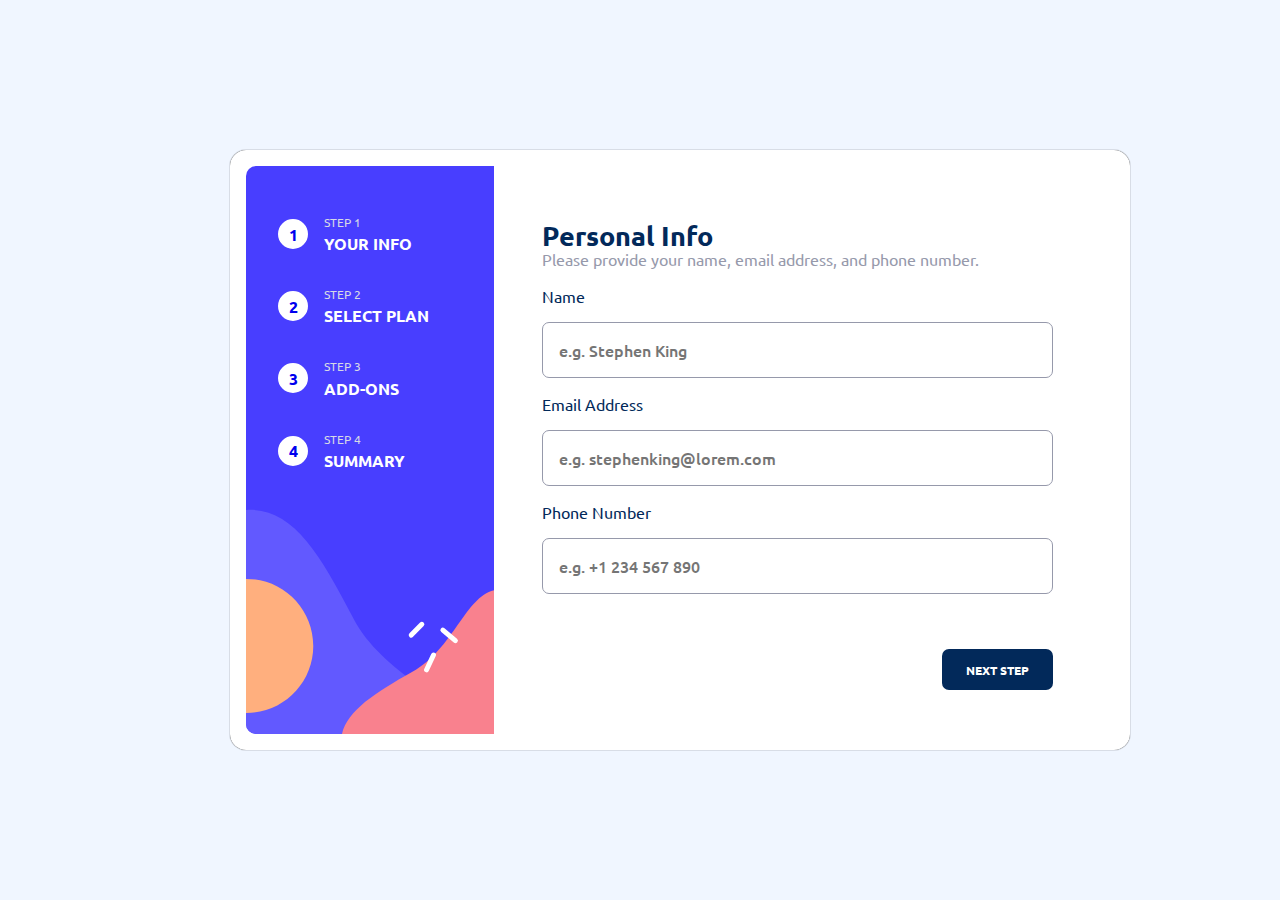
<file: index.html>
<!DOCTYPE html>
<html lang="en">
<head>
  <meta charset="UTF-8">
  <meta name="viewport" content="width=device-width, initial-scale=1.0"> <!-- displays site properly based on user's device -->

  <link rel="icon" type="image/png" sizes="32x32" href="./assets/images/favicon-32x32.png">
  <link rel="stylesheet" href="style.css">
  <title>Multi-step form</title>

</head>
<body>
  <main class="form">
    <section class="form-container">
      <!--Start side bar-->
      <aside class="form-sidebar">
        <div class="steps">
          <a href="index.html" style="text-decoration: none;">
          <div class="circle">1</div></a>
          <a href="index.html" style="text-decoration: none;">
            <article class="step-content">
              <span>Step 1</span>
              <b>Your Info</b>
            </article></a>
        </div>  

        <div class="steps">
          <a href="plan.html" style="text-decoration: none;">
          <div class="circle">2</div></a>
          <a href="plan.html" style="text-decoration: none;">
            <article class="step-content">
              <span>Step 2</span>
              <b>Select Plan</b>
            </article></a>
        </div> 
 
        <div class="steps">
          <a href="add.html" style="text-decoration: none;">
            <div class="circle">3</div></a>
            <a href="add.html" style="text-decoration: none;">
            <article class="step-content">
              <span>Step 3</span>
              <b>Add-ons</b>
            </article></a>
        </div> 

        <div class="steps"><a href="finish.html" style="text-decoration: none;">
          <div class="circle">4</div></a>
          <a href="finish.html" style="text-decoration: none;">
            <article class="step-content">
              <span>Step 4</span>
              <b>Summary</b>
            </article></a>
        </div> 
      </aside>
       <!-- Sidebar end -->
       <!-- Step one starts -->
       <section class="steps step-1">
        <article class="form-main">
          <div class="header">
            <h1 class="title">Personal Info</h1>
            <p class="text"> Please provide your name, email address, and phone number.</p>
          </div>
          <form>
            <div class="label">
              <label for="name">Name</label>
              <p class="error">This Field Is Required</p>
            </div>
            <input
              type="text"
              id="name"
              placeholder="e.g. Stephen King"
              required/>
            <div class="label">
              <label for="email">Email Address</label>
              <p class="error">This Field Is Required</p>
            </div>
            <input
              type="text"
              id="email"
              placeholder="e.g. stephenking@lorem.com"
              required/>
            <div class="label">
              <label for="phone">Phone Number</label>
              <p class="error">This Field Is Required</p>
            </div>
            <input type="tel" id="phone" placeholder="e.g. +1 234 567 890" required/>
          </form>
          <footer class="btn">
            <a href="plan.html"class="next-step" type="submit" >NEXT STEP</a>
          </footer>
        </article>
      </section>
    </section>
  </main>
</body>
</html>
</file>
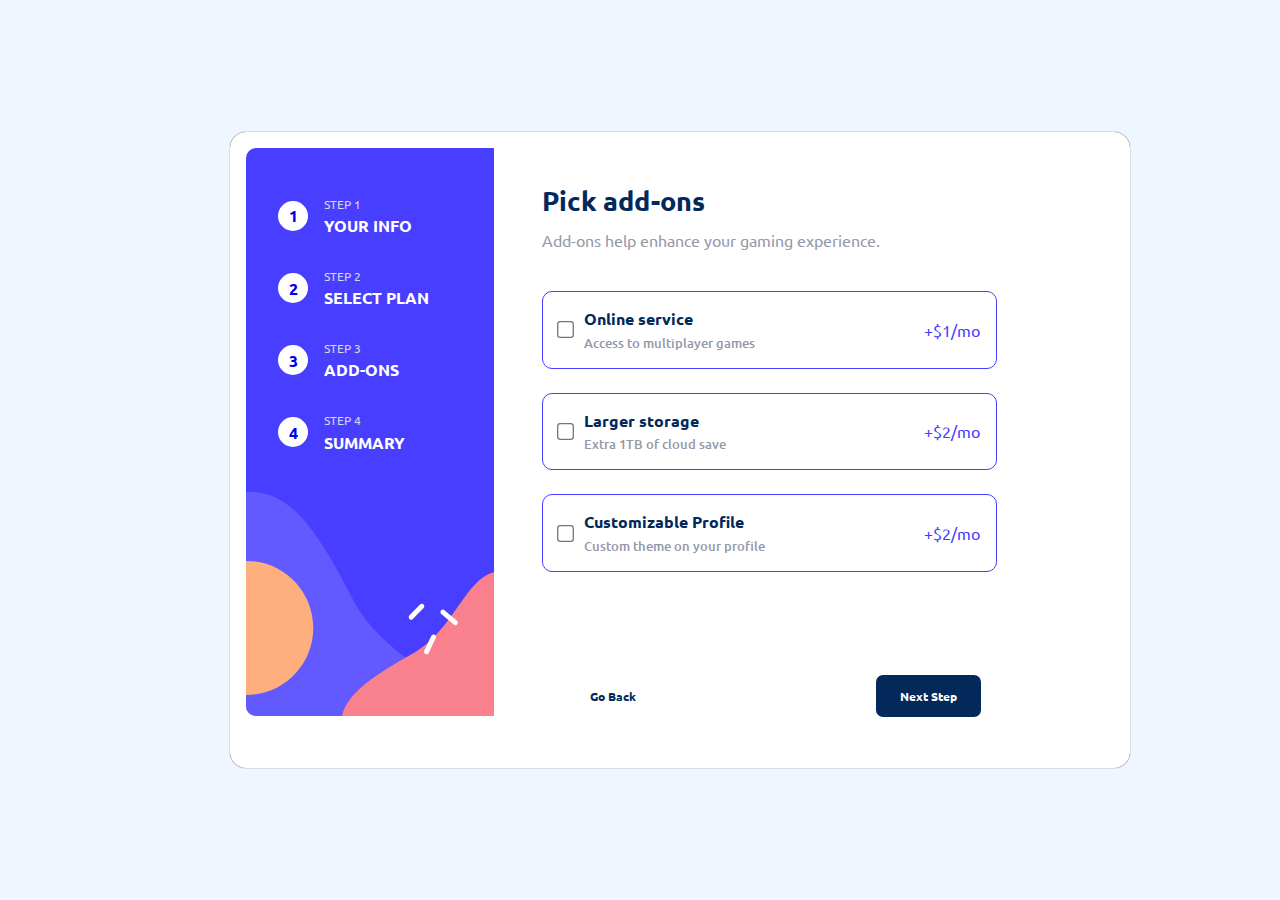
<file: add.html>
<!DOCTYPE html>
<html lang="en">
<head>
<meta charset="UTF-8">
<meta name="viewport" content="width=device-width, initial-scale=1.0"> <!-- displays site properly based on user's device -->

<link rel="icon" type="image/png" sizes="32x32" href="./assets/images/favicon-32x32.png">
<link rel="stylesheet" href="style.css">
<title>Multi-step form</title>

</head>
<body>
    <main class="form">
    <section class="form-container">
        <!--Start side bar-->
        <aside class="form-sidebar">
            <div class="steps">
            <a href="index.html" style="text-decoration: none;">
            <div class="circle">1</div></a>
            <a href="index.html" style="text-decoration: none;">
                <article class="step-content">
                <span>Step 1</span>
                <b>Your Info</b>
                </article></a>
            </div>  
    
            <div class="steps">
            <a href="plan.html" style="text-decoration: none;">
            <div class="circle">2</div></a>
            <a href="plan.html" style="text-decoration: none;">
                <article class="step-content">
                <span>Step 2</span>
                <b>Select Plan</b>
                </article></a>
            </div> 
    
            <div class="steps">
            <a href="add.html" style="text-decoration: none;">
                <div class="circle">3</div></a>
                <a href="add.html" style="text-decoration: none;">
                <article class="step-content">
                <span>Step 3</span>
                <b>Add-ons</b>
                </article></a>
            </div> 
    
            <div class="steps"><a href="finish.html" style="text-decoration: none;">
            <div class="circle">4</div></a>
            <a href="finish.html" style="text-decoration: none;">
                <article class="step-content">
                <span>Step 4</span>
                <b>Summary</b>
                </article></a>
            </div> 
        </aside>
<!-- Sidebar end -->
<!-- Step  starts -->
    <section class="step step-3">
        <article class="form-main">
            <div class="header">
            <h1 class="title">Pick add-ons</h1>
            <p class="text"> Add-ons help enhance your gaming experience.</p>
        </div>
        <form>
            <div class="block" data-id="1">
            <input type="checkbox" id="online" />
            <div class="description">
                <label for="online">Online service</label>
                <small>Access to multiplayer games</small>
            </div>
            <p class="price">+$1/mo</p>
            </div>
            <div class="block" data-id="2">
            <input type="checkbox" id="larger"  />
            <div class="description">
                <label for="larger">Larger storage</label>
                <small>Extra 1TB of cloud save</small>
            </div>
            <p class="price">+$2/mo</p>
            </div>
            <div class="block" data-id="3">
            <input type="checkbox" id="profile" />
            <div class="description">
                <label for="profile">Customizable Profile</label>
                <small>Custom theme on your profile</small>
            </div>
            <p class="price">+$2/mo</p>
            </div>
        </form>

        <footer class="button">
            <div class="back">
                <a href="plan.html"class="back-step" type="submit" >Go Back</a>
            </div>
            <div class="front">
            <a href="finish.html"class="next-step" type="submit" >Next Step</a>
        </div>
    </footer>
        </article>
    </section>
    </section>
</main>
</body>
</html>
</file>
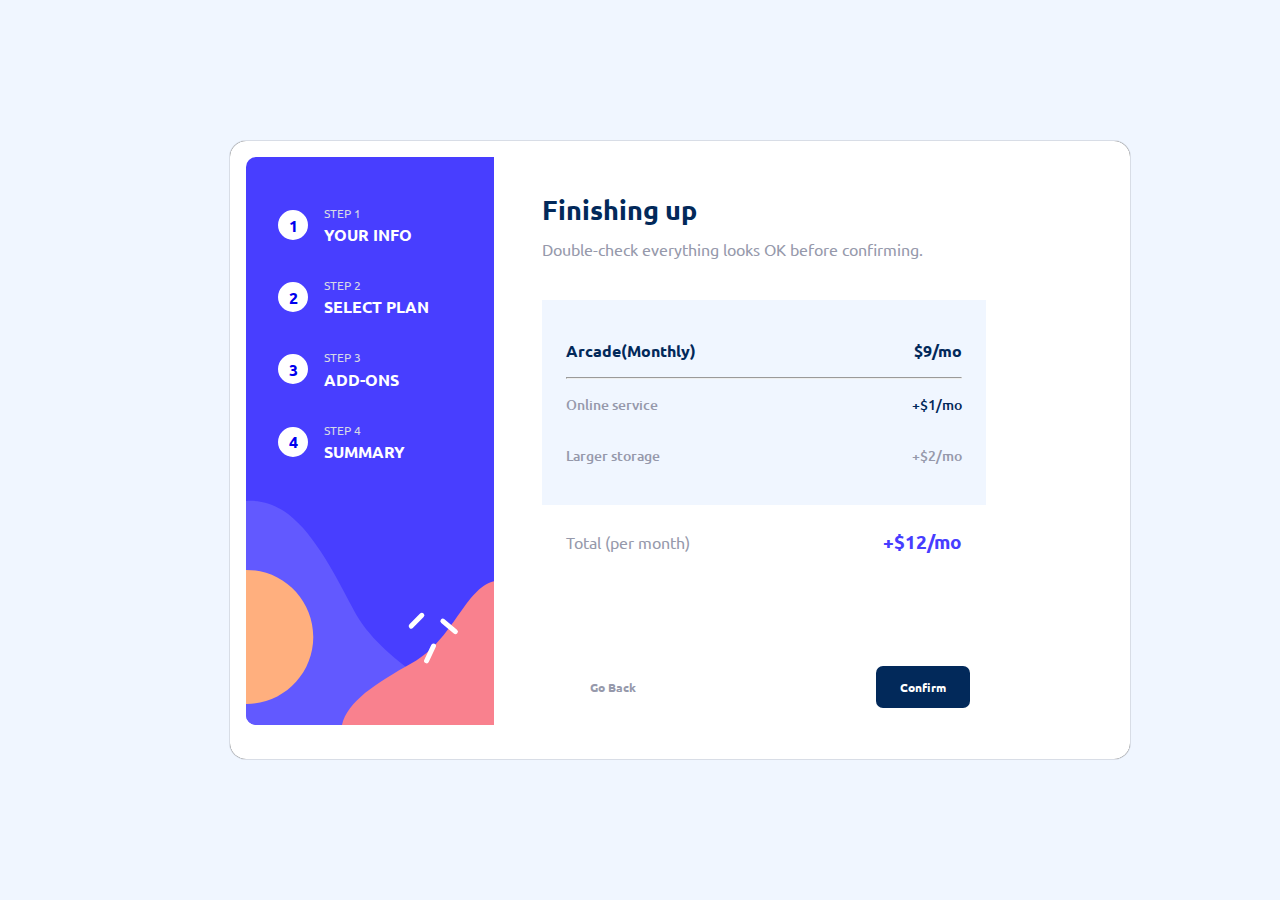
<file: finish.html>
<!DOCTYPE html>
<html lang="en">
<head>
<meta charset="UTF-8">
<meta name="viewport" content="width=device-width, initial-scale=1.0"> <!-- displays site properly based on user's device -->

<link rel="icon" type="image/png" sizes="32x32" href="./assets/images/favicon-32x32.png">
<link rel="stylesheet" href="style.css">
<title>Multi-step form</title>

</head>
<body>
    <main class="form">
    <section class="form-container">
        <!--Start side bar-->
        <aside class="form-sidebar">
            <div class="steps">
            <a href="index.html" style="text-decoration: none;">
            <div class="circle">1</div></a>
            <a href="index.html" style="text-decoration: none;">
                <article class="step-content">
                <span>Step 1</span>
                <b>Your Info</b>
                </article></a>
            </div>  
    
            <div class="steps">
            <a href="plan.html" style="text-decoration: none;">
            <div class="circle">2</div></a>
            <a href="plan.html" style="text-decoration: none;">
                <article class="step-content">
                <span>Step 2</span>
                <b>Select Plan</b>
                </article></a>
            </div> 
    
            <div class="steps">
            <a href="add.html" style="text-decoration: none;">
                <div class="circle">3</div></a>
                <a href="add.html" style="text-decoration: none;">
                <article class="step-content">
                <span>Step 3</span>
                <b>Add-ons</b>
                </article></a>
            </div> 
    
            <div class="steps"><a href="add.html" style="text-decoration: none;">
            <div class="circle">4</div></a>
            <a href="add.html" style="text-decoration: none;">
                <article class="step-content">
                <span>Step 4</span>
                <b>Summary</b>
                </article></a>
            </div> 
        </aside>
<!-- Sidebar end -->
<!-- Step  starts -->
    <section class="step step-3">
        <article class="form-main">
            <div class="header">
            <h1 class="title">Finishing up</h1>
            <p class="text"> Double-check everything looks OK before confirming.</p>
        </div>
        
        <div class="selection-box">
            <div class="selection-container">
                <div class="selected-plan">
                <p class="plan-name">Arcade(Monthly)</p>
                <p class="plan-price">$9/mo</p>
                </div>
            <hr />
                <div class="addons">
                <article>
            <div class="selected-addon">
                    <span class="service-name">Online service</span>
                    <span class="service-price">+$1/mo</span>
            </div>
        </article>
        <article>
            <div class="selected-addon">
                    <span class="service-name">Larger storage</span>
                    <span class="servic-price">+$2/mo</span>
            </div>
        </article>
                </div>
            </div>
            <p class="total">Total (per month) <b>+$12/mo</b></p>
            </div>

        <footer class="button">
            <div class="back">
                <a href="add.html"class="pre-step" type="submit" >Go Back</a>
            </div>
            <div class="front">
            <a href="thanks.html"class="next-step" type="submit" >Confirm</a>
        </div>
    </footer>
        </article>
    </section>
    </section>
</main>
</body>
</html>
</file>
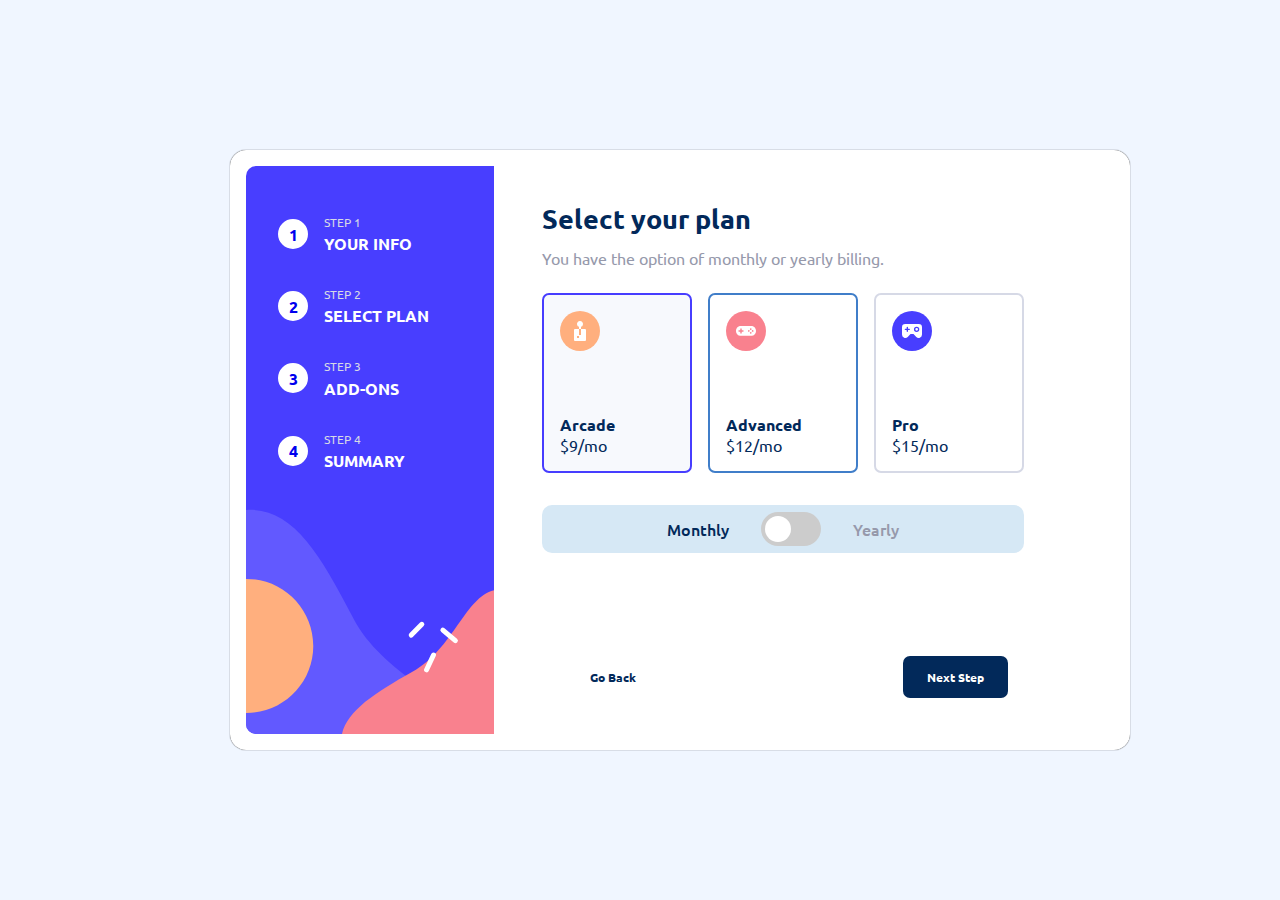
<file: plan.html>
<!DOCTYPE html>
<html lang="en">
<head>
<meta charset="UTF-8">
<meta name="viewport" content="width=device-width, initial-scale=1.0"> <!-- displays site properly based on user's device -->

<link rel="icon" type="image/png" sizes="32x32" href="./assets/images/favicon-32x32.png">
<link rel="stylesheet" href="style.css">
<title>Multi-step form</title>

</head>
<body>
    <main class="form">
    <section class="form-container">
        <!--Start side bar-->
        <aside class="form-sidebar">
            <div class="steps">
            <a href="index.html" style="text-decoration: none;">
            <div class="circle">1</div></a>
            <a href="index.html" style="text-decoration: none;">
                <article class="step-content">
                <span>Step 1</span>
                <b>Your Info</b>
                </article></a>
            </div>  
    
            <div class="steps">
            <a href="plan.html" style="text-decoration: none;">
            <div class="circle">2</div></a>
            <a href="plan.html" style="text-decoration: none;">
                <article class="step-content">
                <span>Step 2</span>
                <b>Select Plan</b>
                </article></a>
            </div> 
    
            <div class="steps">
            <a href="add.html" style="text-decoration: none;">
                <div class="circle">3</div></a>
                <a href="add.html" style="text-decoration: none;">
                <article class="step-content">
                <span>Step 3</span>
                <b>Add-ons</b>
                </article></a>
            </div> 
    
            <div class="steps"><a href="finish.html" style="text-decoration: none;">
            <div class="circle">4</div></a>
            <a href="finish.html" style="text-decoration: none;">
                <article class="step-content">
                <span>Step 4</span>
                <b>Summary</b>
                </article></a>
            </div> 
          </aside>
<!-- Sidebar end -->
<!-- Step one starts -->
    <section class="step step-2">
        <article class="form-main">
            <div class="header">
            <h1 class="title">Select your plan</h1>
            <p class="text"> You have the option of monthly or yearly billing.</p>
        </div>
        <form class="box">
            <div class="plan-card selected1">
            <img src="./assets/images/icon-arcade.svg" alt="arcade" />
            <div class="plan-info chosen">
                <b>Arcade</b>
                <span class="plan-priced">$9/mo</span>
            </div>
            </div>
            <div class="plan-card selected">
            <img src="./assets/images/icon-advanced.svg" alt="arcade" />
            <div class="plan-info">
                <b>Advanced</b>
                <span class="plan-priced">$12/mo</span>
            </div>
            </div>
            <div class="plan-card">
            <img src="./assets/images/icon-pro.svg" alt="arcade" />
            <div class="plan-info">
                <b>Pro</b>
                <span class="plan-priced">$15/mo</span>
            </div>
            </div>
        </form>
        <section class="switched">
        <div class="switcher">
            <p class="monthly sw-active">Monthly</p>
            <label class="switch">
                <input type="checkbox">
                <span class="slider round"></span>
            </label>
            <p class="yearly">Yearly</p>
        </div>
    </section>
        <footer class="button">
            <div class="back">
                <a href="index.html"class="back-step" type="submit" >Go Back</a>
            </div>
            <div class="front">
            <a href="add.html"class="next-step" type="submit" >Next Step</a>
        </div>
    </footer>
        </article>
    </section>
    </section>
</main>
</body>
</html>
</file>
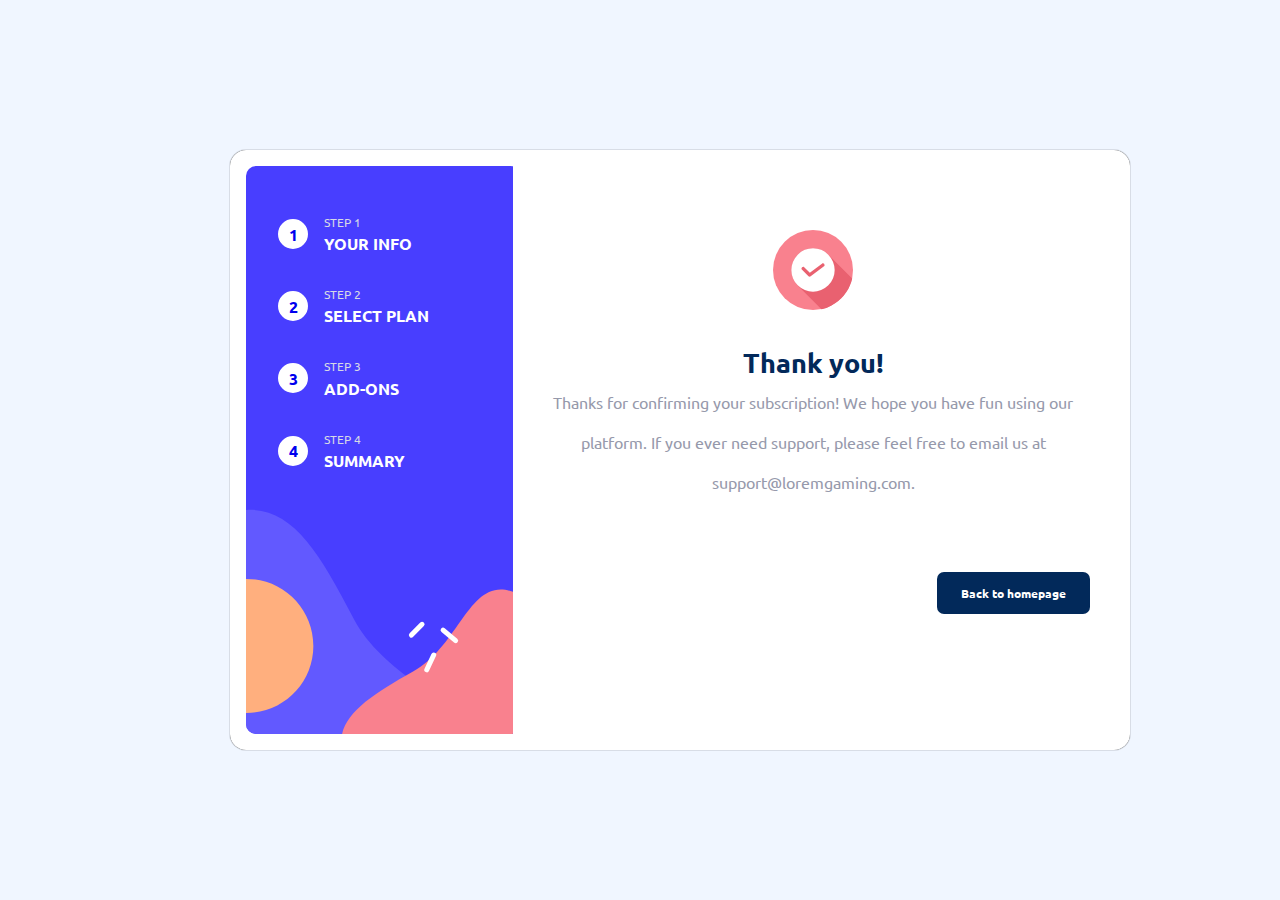
<file: thanks.html>
<!DOCTYPE html>
<html lang="en">
<head>
<meta charset="UTF-8">
<meta name="viewport" content="width=device-width, initial-scale=1.0"> <!-- displays site properly based on user's device -->

<link rel="icon" type="image/png" sizes="32x32" href="./assets/images/favicon-32x32.png">
<link rel="stylesheet" href="style.css">
<title>Multi-step form</title>

</head>
<body>
    <main class="form">
    <section class="form-container">
        <!--Start side bar-->
        <aside class="form-sidebar">
            <div class="steps">
            <a href="index.html" style="text-decoration: none;">
            <div class="circle">1</div></a>
            <a href="index.html" style="text-decoration: none;">
                <article class="step-content">
                <span>Step 1</span>
                <b>Your Info</b>
                </article></a>
            </div>  
    
            <div class="steps">
            <a href="plan.html" style="text-decoration: none;">
            <div class="circle">2</div></a>
            <a href="plan.html" style="text-decoration: none;">
                <article class="step-content">
                <span>Step 2</span>
                <b>Select Plan</b>
                </article></a>
            </div> 
    
            <div class="steps">
            <a href="add.html" style="text-decoration: none;">
                <div class="circle">3</div></a>
                <a href="add.html" style="text-decoration: none;">
                <article class="step-content">
                <span>Step 3</span>
                <b>Add-ons</b>
                </article></a>
            </div> 
    
            <div class="steps"><a href="finish.html" style="text-decoration: none;">
            <div class="circle">4</div></a>
            <a href="finish.html" style="text-decoration: none;">
                <article class="step-content">
                <span>Step 4</span>
                <b>Summary</b>
                </article></a>
            </div> 
        </aside>
<!-- Sidebar end -->
<!-- Step  starts -->
    <section class="step step-5">
        <img src="./assets/images/icon-thank-you.svg" alt="" />
        <article class="form-main">
            <div class="header">
            <h1 class="title">Thank you!</h1>
            <p class="text">  Thanks for confirming your subscription! We hope you have fun
                using our platform. If you ever need support, please feel free to
                email us at support@loremgaming.com.</p>
        </div>
       
        </article>
        <footer class="btn">
            <a href="index.html"class="next-step" type="submit" >Back to homepage</a>
        </footer>
    </section>
    </section>
</main>
</body>
</html>
</file>
<file: style.css>
@import url('https://fonts.googleapis.com/css2?family=Ubuntu:wght@400;500;700&display=swap');

*{
    box-sizing: border-box;
    font-family: "Ubuntu", sans-serif;
    padding: 0;
    margin: 0;
}
body{
    background-color:hsl(217, 100%, 97%);
    /* background-color: red; */
    display: flex;
    align-items: center;
    justify-content: center;
    padding: 5rem 0rem;
    padding-left:5rem;
    min-height: 100vh;
}

.form {
    width: 900px;
    background-color: white;
    border-radius: 1rem;
    box-shadow: 0px 0px 1px black;
}

.form-container {
    display: flex;
    padding: 1rem;
}
.form-sidebar {
    background-image: url("./assets/images/bg-sidebar-desktop.svg");
    background-repeat: no-repeat;
    width: 300px;
    height: 568px;
    padding: 3rem 2rem;
    display: flex;
    flex-direction: column;
    gap: 2rem;
}

.circle{
    border-radius: 50%;
    width:30px;
    height: 30px;
    background-color: hsl(0, 0%, 100%);
    font-weight: 700;
    display:flex;
    align-items: center;
    justify-content: center;
    border: 2px solid hsl(0, 0%, 100%);
}
.step-content{
    display: flex;
    flex-direction: column;
    gap: 0.2rem;
    padding-left: 1rem;
    color: hsl(0, 0%, 100%);
}
.steps{
    display:flex;
    align-items: center;
}

.steps b{
    text-transform: uppercase;
}
.steps span {
    text-transform: uppercase;
    color: hsl(229, 24%, 87%);
    font-size: 12px;
}
img{
    max-width:100%;
}
.step .header {
    margin-bottom: auto;
    padding-top: 2rem;
    line-height: 2.5rem;
}
.header .title {
    color: var(--Marine-blue);
}
.header .text {
    color: var(--Cool-gray);
}
.next-stp {
    margin-top: auto;
    margin-bottom: 2rem;
    margin-left: auto;
    border: none;
    padding: 1rem 2rem;
    border-radius: 7px;
    background-color: var(--Marine-blue);
    color: white;
    cursor: pointer;
}


/*****Step 1******/

.step-1 {
    display: flex;
    width: 90%;
    padding-left: 3rem;

}
.step-1 form {
    display: flex;
    flex-direction: column;
    flex: 1;
    justify-content: center;
    gap: 1rem;
    

}
.label {
    color: hsl(213, 96%, 18%);
    /* color:red; */
    display: flex;
    align-items: center;
    justify-content: space-between;
}
.step-1 form input {
    padding: 1rem;
    border: 1px solid hsl(231, 11%, 63%);
    border-radius: 7px;
    font-weight: 500;
    font-size: 1rem;
}
.step-1 form input:focus {
    outline-color: hsl(243, 100%, 62%);
} 
form input::placeholder {
    font-weight: 500;
    font-size: 1rem;
    font-family: inherit;
}
form .error {
    display: none;
    color: hsl(348, 8%, 12%);
    font-size: 0.9rem;
    font-weight: 700;
}

.steps .header {
    margin-bottom: auto;
    line-height: 1.5rem;
}
.header .title {
    color:hsl(213, 96%, 18%);
    font-size: 1.7rem;
    /* margin-bottom: 10px; */
}
.header .text {
    color: hsl(231, 11%, 63%);
    padding-bottom: 15px;
}
.next-step {
    padding: 0.8rem 1.5rem;
    border-radius: 7px;
    background-color: hsl(213, 96%, 18%);
    color: white;
    font-size: 12px;
    font-weight: 700;
    cursor: pointer;
    text-decoration: none;
}

.back-step{
        padding: 0.8rem 2rem;
        border-radius: 7px;
        background-color: white;
        color: hsl(213, 96%, 18%);
        font-size: 12px;
        cursor: pointer;
        text-decoration: none;
        font-weight: 700;
    
}
.btn{
    padding-top: 4rem;
    padding-left: 25rem;
}
/* STEP 2 */
.button{
    display:flex;
    justify-content: space-between;
    padding: 3rem 1rem;
}
.front{
    padding-left: 13rem;
}
.step-2 {
    display: flex;
    width: 90%;
    padding-left: 3rem;
}
form.box {
    display: flex;
    justify-content: center;
    gap: 1rem;
    

}
.plan-card {
    border: 2px solid hsl(229, 24%, 87%);
    border-radius: 7px;
    width: 150px;
    height: 180px;
    cursor: pointer;
    padding: 1rem;
    display: flex;
    flex-direction: column;
    align-items: flex-start;
    justify-content: space-between;
}
.plan-card.selected {
    border: 2px solid hsl(213, 56%, 52%);
}

.plan-info{
    display:flex;
    flex-direction: column;
    color: hsl(213, 96%, 18%);
}

.switcher{
    display:flex;
    align-items: center;
    justify-content: center;
    background-color: hsl(206, 60%, 90%);
    height: 3rem;
    border-radius: 10px;

}
.switched{
    padding-top: 2rem;
    margin-bottom: 4rem;
}

.monthly,
.yearly {
color: hsl(231, 11%, 63%);
font-weight: 500;
padding:0px 2rem;
}
.sw-active {
color: hsl(213, 96%, 18%);
}

.switch {
    position: relative;
    display: inline-block;
    width: 60px;
    height: 34px;
}

.switch input { 
    opacity: 0;
    width: 0;
    height: 0;
}

.slider {
    position: absolute;
    cursor: pointer;
    top: 0;
    left: 0;
    right: 0;
    bottom: 0;
    background-color: #ccc;
    -webkit-transition: .4s;
    transition: .4s;
}

.slider:before {
    position: absolute;
    content: "";
    height: 26px;
    width: 26px;
    left: 4px;
    bottom: 4px;
    background-color: white;
    -webkit-transition: .4s;
    transition: .4s;
}

input:checked + .slider {
    background-color: hsl(213, 96%, 18%);
}



input:checked + .slider:before {
    -webkit-transform: translateX(20px);
    -ms-transform: translateX(20px);
    transform: translateX(20px);
}

  /* Rounded sliders */
.slider.round {
    border-radius: 30px;
}

.slider.round:before {
    border-radius: 50%;
}

/* STEP 3  */
.step-3 {
    display: flex;
    width: 90%;
    padding-left: 3rem;
}
.step-3 form {
    display: flex;
    flex-direction: column;
    justify-content: center;
    gap: 1.5rem;
    padding-top: 1rem;
    padding-bottom: 4rem;
}

.block {
    border: 1px solid hsl(243, 100%, 62%);
    border-radius: 10px;
    padding: 1rem;
    display: flex; 
    align-items: center;
    cursor: pointer;
    color:hsl(243, 100%, 62%);

}

.description {
    display: flex;
    flex-direction: column;
    gap: 0.3rem;
    margin-left: 12px;
}

.price{
    margin-left: auto;
}

.step-3 form input {
    color: hsl(243, 100%, 62%);
    /*color: red; */
    transform: scale(1.3);
}

.description label {
    color: hsl(213, 96%, 18%);
    font-weight: 700;
    user-select: none;
}
.description small {
    color: hsl(231, 11%, 63%);
    font-weight: 500;
}

/* STEP 4 */
.step-4 {
    display: none;
    width: 80%;
    padding-left: 2rem;
}

.selection-box {
    display: flex;
    flex-direction: column;
    justify-content: center;
    padding-bottom: 3rem;

}
.selection-container {
    background-color: hsl(217, 100%, 97%);
    padding: 1.5rem;
    margin-top: 1rem;
}
.selected {
    border: 2px hsl(243, 100%, 62%);
    
}

.selected1 {
    border: 2px solid hsl(243, 100%, 62%);
    background-color: hsl(220, 60%, 98%);
}

.selected-plan {
    display: flex;
    justify-content: space-between;
    padding: 1rem 0;
    color: hsl(213, 96%, 18%);
    font-weight: 700;
}

.selected-addon {
    display: flex;
    justify-content: space-between;
    padding: 1rem 0;
    color: hsl(231, 11%, 63%);
    /* color: black; */
    font-weight: 500;
    font-size: 0.9rem;
}

.selected-addon .service-price {
    color: hsl(213, 96%, 18%);
}
.total {
    padding: 1.5rem;
    display: flex;
    align-items: center;
    justify-content: space-between;
    color: hsl(231, 11%, 63%);
}
.total b {
    color: hsl(243, 100%, 62%);
    font-size: 1.2rem;
}
.pre-step{
    padding: 0.8rem 2rem;
    border-radius: 7px;
    background-color: white;
    color: hsl(231, 11%, 63%);
    font-size: 12px;
    cursor: pointer;
    text-decoration: none;
    font-weight: 700;

}


/* STEP 5 */
.step-5 {
    display: flex;
    flex-direction: column;
    align-items: center;
    width: 80%;
    text-align: center;
    /* justify-content: center; */
    padding: 0rem 1rem;
    margin-top: 4rem;
}

@media screen and (max-width: 800px) {
    body {
        position: relative;
    }
    .form-sidebar {
        position: fixed;
        top: 0;
        left: 0;
        right: 0;
        background-image: url("./assets/images/bg-sidebar-mobile.svg");
        flex-direction: row;
        height: 250px;
        background-size: cover;
        width: 100%;
        align-items: flex-start;
        justify-content: center;
        z-index: -1;
    }
    .step-content {
        display: none;
    }
    .form {
        position: absolute;
        top: 15%;
        max-width: 375px;
        background-color: white;
    }
    .form-container {
        padding: 0.8rem;
    }
    .button {
        position: fixed;
        bottom: 0;
        background-color: white;
        left: 0;
        height: 50px;
    }
    .step-1 .btn {
        margin: auto 0 auto auto;
    }
    .step-2 form {
        flex-direction: column;
        gap: 0.5rem;
    }
    .step-1 form {
        flex-direction: column;
        gap: 0.5rem;
    }
    .step-1 form input {
        /* padding: 1rem; */
        border: 1px solid hsl(231, 11%, 63%);
        width:230px;
        border-radius: 7px;
        font-weight: 500;
        font-size: 6px;
    }

    .plan-card {
        width: 100%;
        height: 100px;
        flex-direction: row;
        justify-content: flex-start;
        gap: 1rem;
        align-items: center;
    }
    .steps {
        gap: 1rem;
        width: 100%;
    }
    .steps.header {
        padding-top: 0;
        display: flex;
        flex-direction: column;
        gap: 1rem;
        line-height: 1.5rem;
    }

    .back-step{
        padding:5px 5px;
        padding-left:28px;
    }
    .next-step {
        padding: 10px 5px;
        width:30px;
    
    }
    .switcher {
        margin: 2rem 0;
    }
}
</file>
